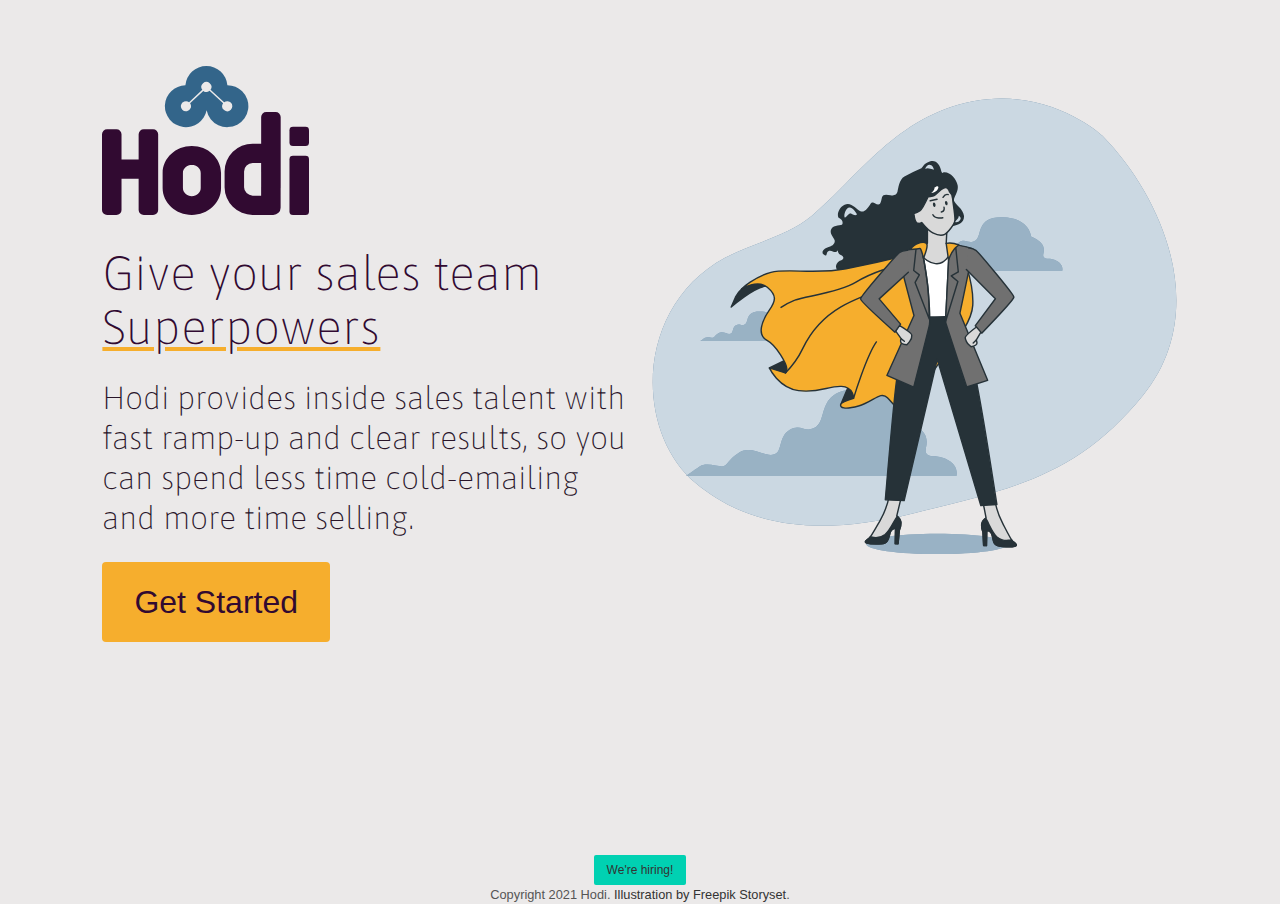
<file: index.html>
<!DOCTYPE html>
<html lang="en">

<head>
    <meta charset="UTF-8">
    <meta http-equiv="X-UA-Compatible" content="IE=edge">
    <meta name="viewport" content="width=device-width, initial-scale=1.0">
    <link rel="stylesheet" href="css/bulma.css">
    <link rel="stylesheet" href="css/hodi.css">
    <link href="//db.onlinewebfonts.com/c/46ff89869f85ebaa204775e329014a35?family=TextaAltW00-Light" rel="stylesheet"
        type="text/css" />
    <link rel="preconnect" href="https://fonts.gstatic.com">
    <link href="https://fonts.googleapis.com/css2?family=Asap:wght@400;700&display=swap" rel="stylesheet">
    <title>Hodi - Give your sales team Superpowers</title>
    <link rel="apple-touch-icon" sizes="57x57" href="favicon/apple-icon-57x57.png">
    <link rel="apple-touch-icon" sizes="60x60" href="favicon/apple-icon-60x60.png">
    <link rel="apple-touch-icon" sizes="72x72" href="favicon/apple-icon-72x72.png">
    <link rel="apple-touch-icon" sizes="76x76" href="favicon/apple-icon-76x76.png">
    <link rel="apple-touch-icon" sizes="114x114" href="favicon/apple-icon-114x114.png">
    <link rel="apple-touch-icon" sizes="120x120" href="favicon/apple-icon-120x120.png">
    <link rel="apple-touch-icon" sizes="144x144" href="favicon/apple-icon-144x144.png">
    <link rel="apple-touch-icon" sizes="152x152" href="favicon/apple-icon-152x152.png">
    <link rel="apple-touch-icon" sizes="180x180" href="favicon/apple-icon-180x180.png">
    <link rel="icon" type="image/png" sizes="192x192" href="favicon/android-icon-192x192.png">
    <link rel="icon" type="image/png" sizes="32x32" href="favicon/favicon-32x32.png">
    <link rel="icon" type="image/png" sizes="96x96" href="favicon/favicon-96x96.png">
    <link rel="icon" type="image/png" sizes="16x16" href="favicon/favicon-16x16.png">
    <link rel="manifest" href="/manifest.json">
    <!-- Primary Meta Tags -->
    <meta name="title" content="Hodi - Give your sales team Superpowers">
    <meta name="description" content="Professional inside sales talent. We do the research, you focus on selling">

    <!-- Open Graph / Facebook -->
    <meta property="og:type" content="website">
    <meta property="og:url" content="https://hodi.co/">
    <meta property="og:title" content="Give your sales team Superpowers">
    <meta property="og:description" content="Professional inside sales talent, allowing you to focus on selling">
    <meta property="og:image" content="https://hodi.co/image/hodi_open_graph.png">

    <!-- Twitter -->
    <meta property="twitter:card" content="summary_large_image">
    <meta property="twitter:url" content="https://hodi.co/">
    <meta property="twitter:title" content="Give your sales team Superpowers">
    <meta property="twitter:description" content="Professional inside sales talent, allowing you to focus on selling">
    <meta property="twitter:image" content="https://hodi.co/image/hodi_open_graph.png">
    <meta name="msapplication-TileColor" content="#ffffff">
    <meta name="msapplication-TileImage" content="/ms-icon-144x144.png">
    <meta name="theme-color" content="#ffffff">
    <!-- Start of Async Drift Code -->
    <script>
        "use strict";

        !function () {
            var t = window.driftt = window.drift = window.driftt || [];
            if (!t.init) {
                if (t.invoked) return void (window.console && console.error && console.error("Drift snippet included twice."));
                t.invoked = !0, t.methods = ["identify", "config", "track", "reset", "debug", "show", "ping", "page", "hide", "off", "on"],
                    t.factory = function (e) {
                        return function () {
                            var n = Array.prototype.slice.call(arguments);
                            return n.unshift(e), t.push(n), t;
                        };
                    }, t.methods.forEach(function (e) {
                        t[e] = t.factory(e);
                    }), t.load = function (t) {
                        var e = 3e5, n = Math.ceil(new Date() / e) * e, o = document.createElement("script");
                        o.type = "text/javascript", o.async = !0, o.crossorigin = "anonymous", o.src = "https://js.driftt.com/include/" + n + "/" + t + ".js";
                        var i = document.getElementsByTagName("script")[0];
                        i.parentNode.insertBefore(o, i);
                    };
            }
        }();
        drift.SNIPPET_VERSION = '0.3.1';
        drift.load('tmwbhcn32ncs');
    </script>
    <script>
        var triggerChat = function () {
            drift.openChat();
        };
    </script>
    <!-- End of Async Drift Code -->
</head>

<body>
    <div id="content">
        <div class="vertical-spacer"></div>
        <div class="columns is-widescreen">
            <div class="column">
                <div class="block">
                    <img id="hodi-logo" src="image/hodi-with-transparent-connector-no-bg-colour-1.svg" alt="Hodi Logo">
                </div>
                <h1 class="title is-1 headline-font" id="main-title">Give your sales team <span
                        class="header-em">Superpowers</span></h1>
                <h2 class="subtitle is-3 headline-font" id="subtitle">Hodi provides inside sales talent with fast
                    ramp-up and clear results, so you can spend less time cold-emailing and more time selling.</h2>
                <button onclick="triggerChat()" class="button is-large is-inverted" id="cta">Get Started</button>
            </div>
            <div class="column is-hidden-touch">
                <img id="superhero-img" src="image/Powerful-bro.svg" alt="Superhero">
            </div>
        </div>
    </div>
    <div id="footer-row">
        <p>
            <a href="careers/" class="button is-small is-primary">We're hiring!</a>
        </p>
        <span>Copyright 2021 Hodi. <a href="https://storyset.com/people">Illustration by Freepik Storyset</a>.
        </span>
    </div>
</body>

</html>
</file>
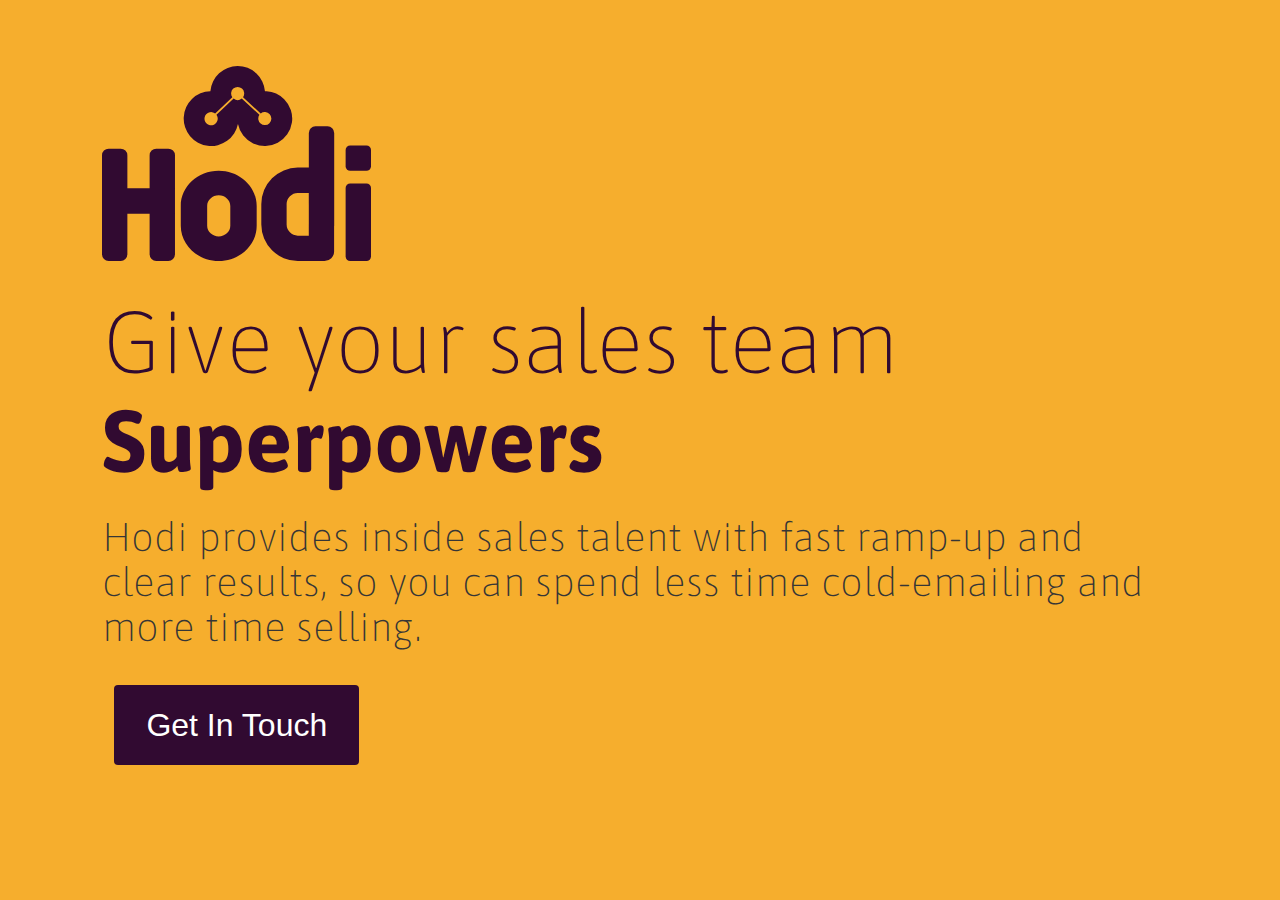
<file: b/index.html>
<!DOCTYPE html>
<html lang="en">

<head>
    <meta charset="UTF-8">
    <meta http-equiv="X-UA-Compatible" content="IE=edge">
    <meta name="viewport" content="width=device-width, initial-scale=1.0">
    <link rel="stylesheet" href="css/bulma.css">
    <link rel="stylesheet" href="css/hodi.css">
    <link href="//db.onlinewebfonts.com/c/46ff89869f85ebaa204775e329014a35?family=TextaAltW00-Light" rel="stylesheet" type="text/css"/>
    <link rel="preconnect" href="https://fonts.gstatic.com">
    <link href="https://fonts.googleapis.com/css2?family=Asap:wght@400;700&display=swap" rel="stylesheet">
    <title>Hodi</title>
</head>

<body>
    <div id="content">
        <div class="vertical-spacer"></div>
        <div class="columns">
            <div class="column">
                <div class="block">
                    <img id="hodi-logo" src="image/hodi-with-transparent-connector-no-bg-colour-4.svg" alt="Hodi Logo">
                </div>
            </div>
        </div>
        <div class="columns">
            <div class="column is-three-quarters">
                <h1 class="title is-1 headline-font" id="main-title">Give your sales team <span class="header-em">Superpowers</span></h1>
            </div>
        </div>
        <div class="columns">
            <div class="column">
                <h2 class="title is-2 headline-font">Hodi provides inside sales talent with fast ramp-up and clear results, so you can spend less time cold-emailing and more time selling.</h2>
            </div>
        </div>
        <div class="coliumns">
            <div class="column">
                <button class="button is-large is-inverted" id="cta">Get In Touch</button>
            </div>
        </div>
    </div>
    <div id="footer-row">

    </div>
</body>

</html>
</file>
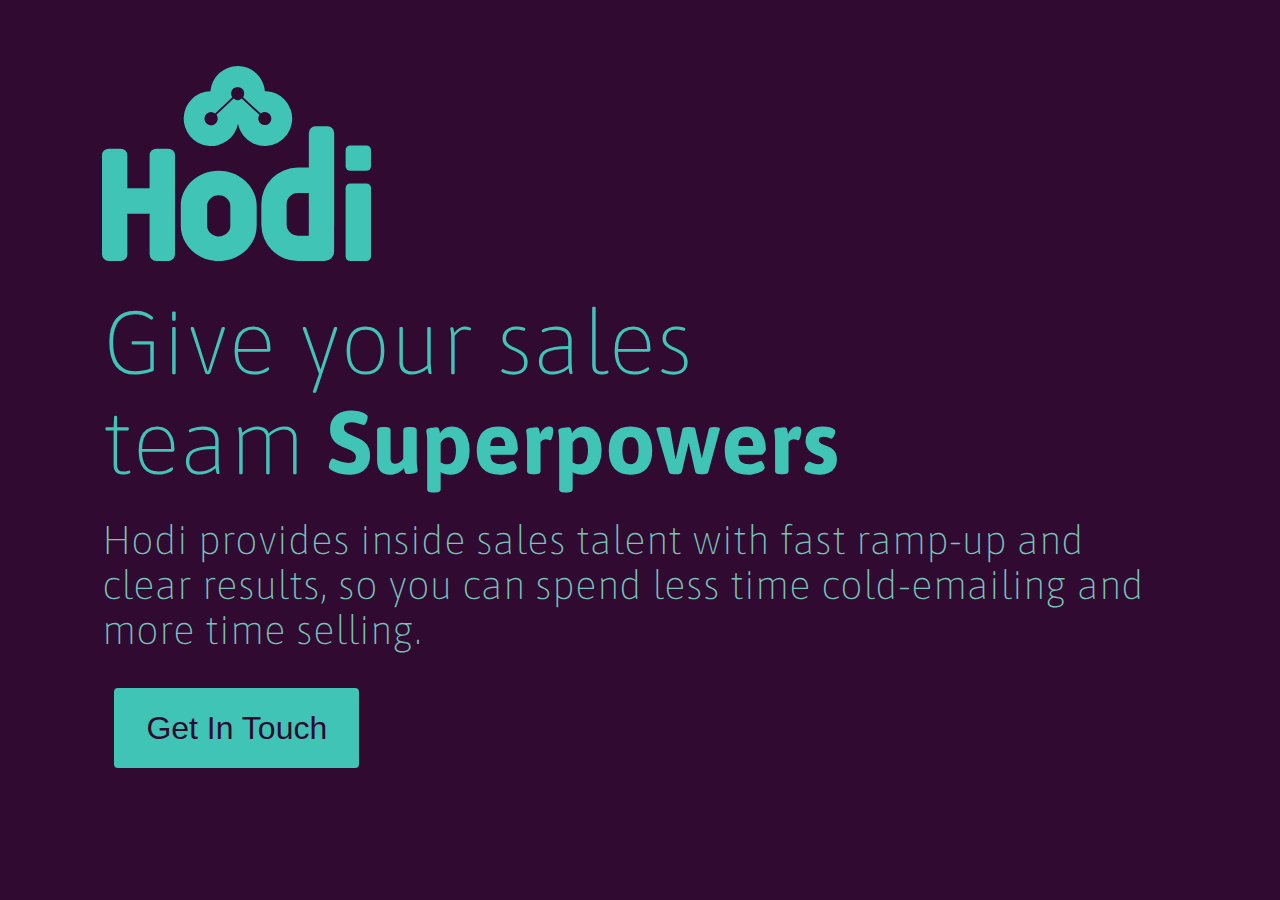
<file: c/index.html>
<!DOCTYPE html>
<html lang="en">

<head>
    <meta charset="UTF-8">
    <meta http-equiv="X-UA-Compatible" content="IE=edge">
    <meta name="viewport" content="width=device-width, initial-scale=1.0">
    <link rel="stylesheet" href="css/bulma.css">
    <link rel="stylesheet" href="css/hodi.css">
    <link href="//db.onlinewebfonts.com/c/46ff89869f85ebaa204775e329014a35?family=TextaAltW00-Light" rel="stylesheet" type="text/css"/>
    <link rel="preconnect" href="https://fonts.gstatic.com">
    <link href="https://fonts.googleapis.com/css2?family=Asap:wght@400;700&display=swap" rel="stylesheet">
    <title>Hodi</title>
</head>

<body>
    <div id="content">
        <div class="vertical-spacer"></div>
        <div class="columns">
            <div class="column">
                <div class="block">
                    <img id="hodi-logo" src="image/hodi-with-transparent-connector-no-bg-colour-4.svg" alt="Hodi Logo">
                </div>
            </div>
        </div>
        <div class="columns">
            <div class="column is-three-quarters">
                <h1 class="title is-1 headline-font" id="main-title">Give your sales team <span class="header-em">Superpowers</span></h1>
            </div>
        </div>
        <div class="columns">
            <div class="column">
                <h2 class="title is-2 headline-font" id="subtitle">Hodi provides inside sales talent with fast ramp-up and clear results, so you can spend less time cold-emailing and more time selling.</h2>
            </div>
        </div>
        <div class="coliumns">
            <div class="column">
                <button class="button is-large is-inverted" id="cta">Get In Touch</button>
            </div>
        </div>
    </div>
    <div id="footer-row">

    </div>
</body>

</html>
</file>
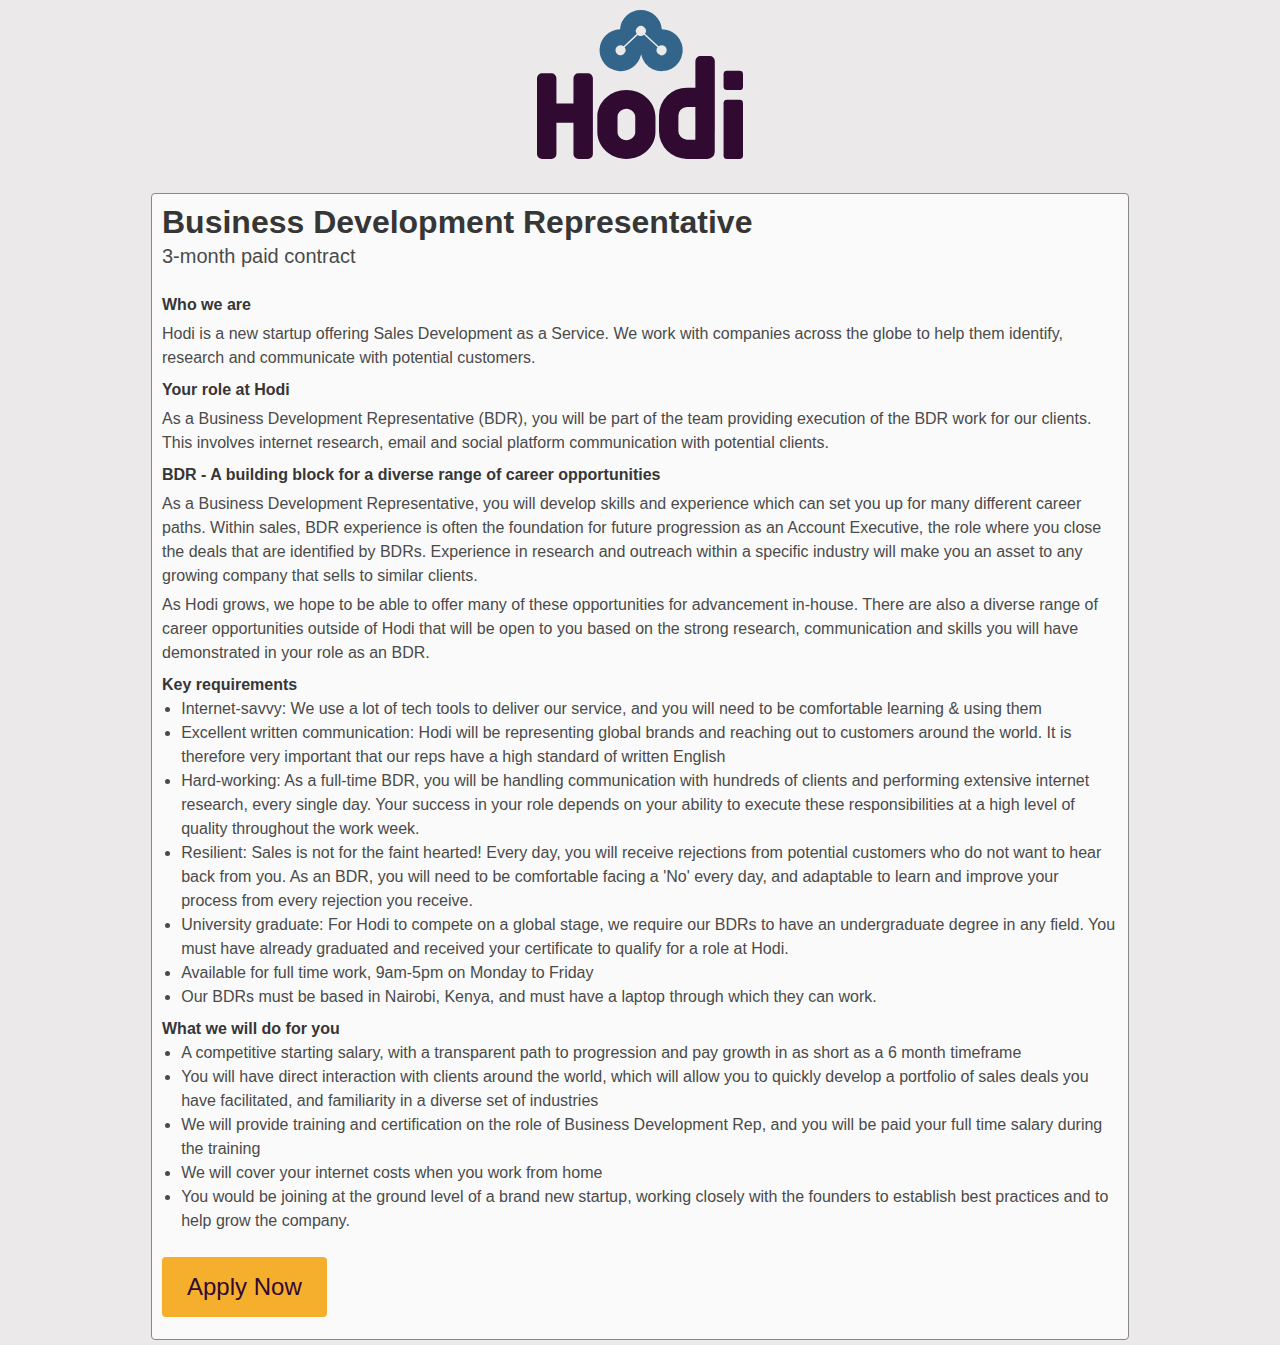
<file: careers/index.html>
<!DOCTYPE html>
<html lang="en">

<head>
    <meta charset="UTF-8">
    <link rel="stylesheet" href="../css/bulma.css">
    <link rel="stylesheet" href="../css/hodi.css">
    <link href="//db.onlinewebfonts.com/c/46ff89869f85ebaa204775e329014a35?family=TextaAltW00-Light" rel="stylesheet"
        type="text/css" />
    <meta http-equiv="X-UA-Compatible" content="IE=edge">
    <meta name="viewport" content="width=device-width, initial-scale=1.0">
    <title>Careers at Hodi</title>
    <style>
        #logo_wrap {

            text-align: center;
        }

        #hodi_logo {
            text-align: center;
            max-width: 60%;
            padding: 10px;
        }
        a.button.is-primary {
            background-color: #f6ae2d !important;
            color: #300a31 !important;
            margin-top:1em;
            margin-bottom:0.5em;
        }
    </style>
</head>

<body>
    <div class="columns">
        <div class="column" id="logo_wrap">
            <a href="https://www.hodi.co"><img id="hodi_logo" src="image/hodi-with-transparent-connector-no-bg-colour-1.svg" /></a>
        </div>
    </div>
    <div class="columns is-centered">
        <div class="column is-three-quarters-desktop job-opening">
            <h2 id="job-description" class="title"><strong>Business Development Representative</strong></h2>
            <h4 id="job-description" class="subtitle">3-month paid contract</h4>
            <h3 id="-who-we-are-"><strong>Who we are</strong></h3>
            <p>Hodi is a new startup offering Sales Development as a Service. We work with companies across the globe to
                help them identify, research and communicate with potential customers. </p>
            <h3 id="-your-role-at-hodi-"><strong>Your role at Hodi</strong></h3>
            <p>As a Business Development Representative (BDR), you will be part of the team providing execution of the BDR
                work for our clients. This involves internet research, email and social platform communication with
                potential clients.</p>
            <h3 id="-bdr-a-building-block-for-a-diverse-range-of-career-opportunities-"><strong>BDR - A building block
                    for a diverse range of career opportunities</strong></h3>
            <p>As a Business Development Representative, you will develop skills and experience which can set you up for
                many different career paths. Within sales, BDR experience is often the foundation for future progression
                as an Account Executive, the role where you close the deals that are identified by BDRs. Experience in
                research and outreach within a specific industry will make you an asset to any growing company that
                sells to similar clients. </p>
            <p>As Hodi grows, we hope to be able to offer many of these opportunities for advancement in-house. There
                are also a diverse range of career opportunities outside of Hodi that will be open to you based on the
                strong research, communication and skills you will have demonstrated in your role as an BDR.</p>
            <h3 id="-key-requirements-"><strong>Key requirements</strong></h3>
            <ul>
                <li>Internet-savvy: We use a lot of tech tools to deliver our service, and you will need to be
                    comfortable learning &amp; using them</li>
                <li>Excellent written communication: Hodi will be representing global brands and reaching out to
                    customers around the world. It is therefore very important that our reps have a high standard of
                    written English</li>
                <li>Hard-working: As a full-time BDR, you will be handling communication with hundreds of clients and
                    performing extensive internet research, every single day. Your success in your role depends on your
                    ability to execute these responsibilities at a high level of quality throughout the work week.</li>
                <li>Resilient: Sales is not for the faint hearted! Every day, you will receive rejections from potential
                    customers who do not want to hear back from you. As an BDR, you will need to be comfortable facing a
                    &#39;No&#39; every day, and adaptable to learn and improve your process from every rejection you
                    receive.</li>
                <li>University graduate: For Hodi to compete on a global stage, we require our BDRs to have an
                    undergraduate degree in any field. You must have already graduated and received your certificate to
                    qualify for a role at Hodi.</li>
                <li>Available for full time work, 9am-5pm on Monday to Friday</li>
                <li>Our BDRs must be based in Nairobi, Kenya, and must have a laptop through which they can work.</li>
            </ul>
            <h3 id="-what-we-will-do-for-you-"><strong>What we will do for you</strong></h3>
            <ul>
                <li>A competitive starting salary, with a transparent path to progression and pay growth in as short as
                    a 6 month timeframe</li>
                <li>You will have direct interaction with clients around the world, which will allow you to quickly
                    develop a portfolio of sales deals you have facilitated, and familiarity in a diverse set of
                    industries</li>
                <li>We will provide training and certification on the role of Business Development Rep, and you will be
                    paid your full time salary during the training</li>
                <li>We will cover your internet costs when you work from home</li>
                <li>You would be joining at the ground level of a brand new startup, working closely with the founders
                    to establish best practices and to help grow the company.</li>
            </ul>
            <a class="button is-primary is-large" href="form.html">Apply Now</a>
        </div>
    </div>
</body>

</html>
</file>
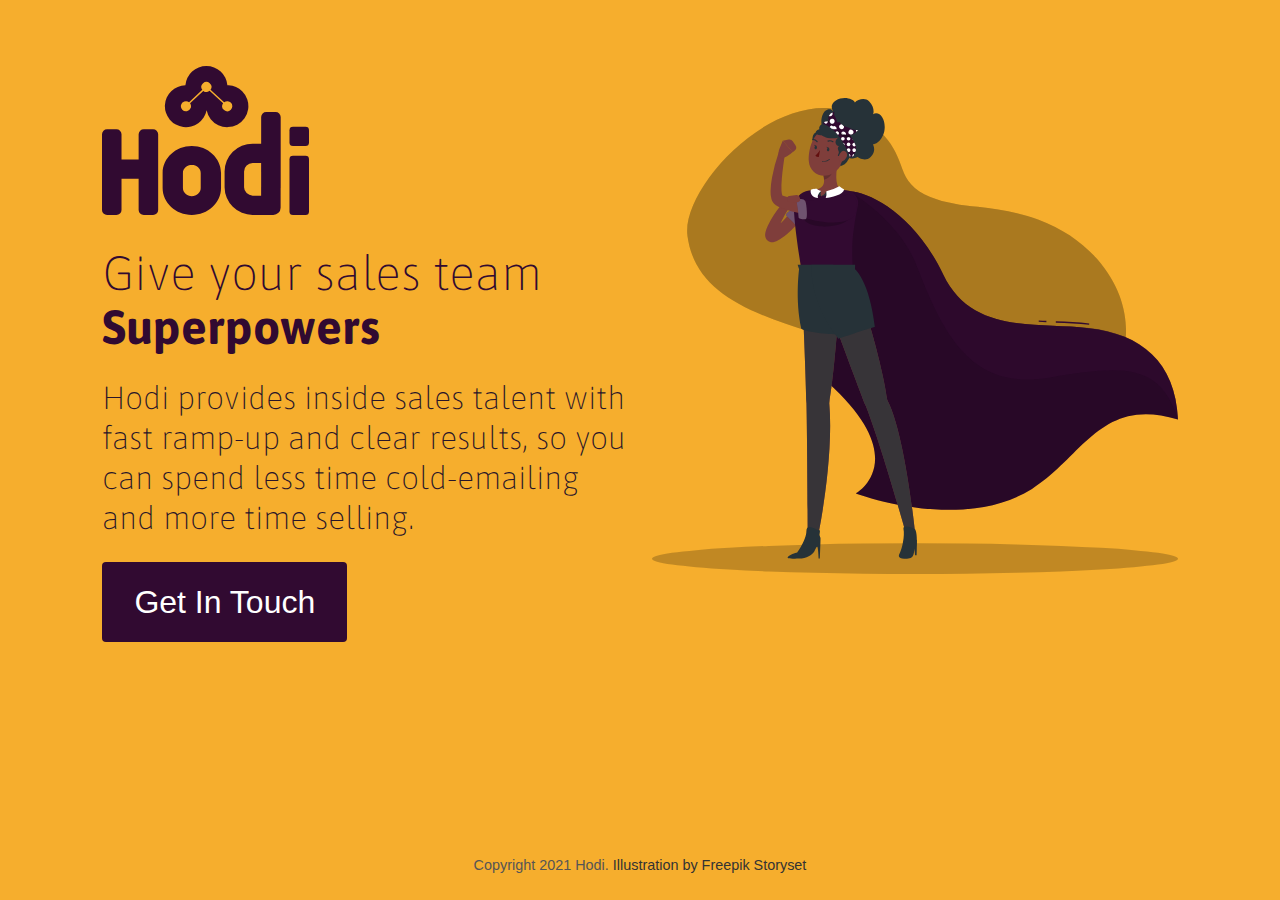
<file: d/index.html>
<!DOCTYPE html>
<html lang="en">

<head>
    <meta charset="UTF-8">
    <meta http-equiv="X-UA-Compatible" content="IE=edge">
    <meta name="viewport" content="width=device-width, initial-scale=1.0">
    <link rel="stylesheet" href="css/bulma.css">
    <link rel="stylesheet" href="css/hodi.css">
    <link href="//db.onlinewebfonts.com/c/46ff89869f85ebaa204775e329014a35?family=TextaAltW00-Light" rel="stylesheet" type="text/css"/>
    <link rel="preconnect" href="https://fonts.gstatic.com">
    <link href="https://fonts.googleapis.com/css2?family=Asap:wght@400;700&display=swap" rel="stylesheet">
    <title>Hodi</title>
</head>

<body>
    <div id="content">
        <div class="vertical-spacer"></div>
        <div class="columns">
            <div class="column">
                <div class="block">
                    <img id="hodi-logo" src="image/hodi-with-transparent-connector-no-bg-colour-4.svg" alt="Hodi Logo">
                </div>
                <h1 class="title is-1 headline-font" id="main-title">Give your sales team <span class="header-em">Superpowers</span></h1>
                <h2 class="subtitle is-3 headline-font" id="subtitle">Hodi provides inside sales talent with fast ramp-up and clear results, so you can spend less time cold-emailing and more time selling.</h2>
                <button class="button is-large is-inverted" id="cta">Get In Touch</button>
            </div>
            <div class="column">
                <img id="superhero-img" src="image/Powerful-rafiki.svg" alt="Superhero">
            </div>
        </div>
    </div>
    <div id="footer-row">
        <span>Copyright 2021 Hodi. <a href="https://storyset.com/people">Illustration by Freepik Storyset</a></span>
    </div>
</body>

</html>
</file>
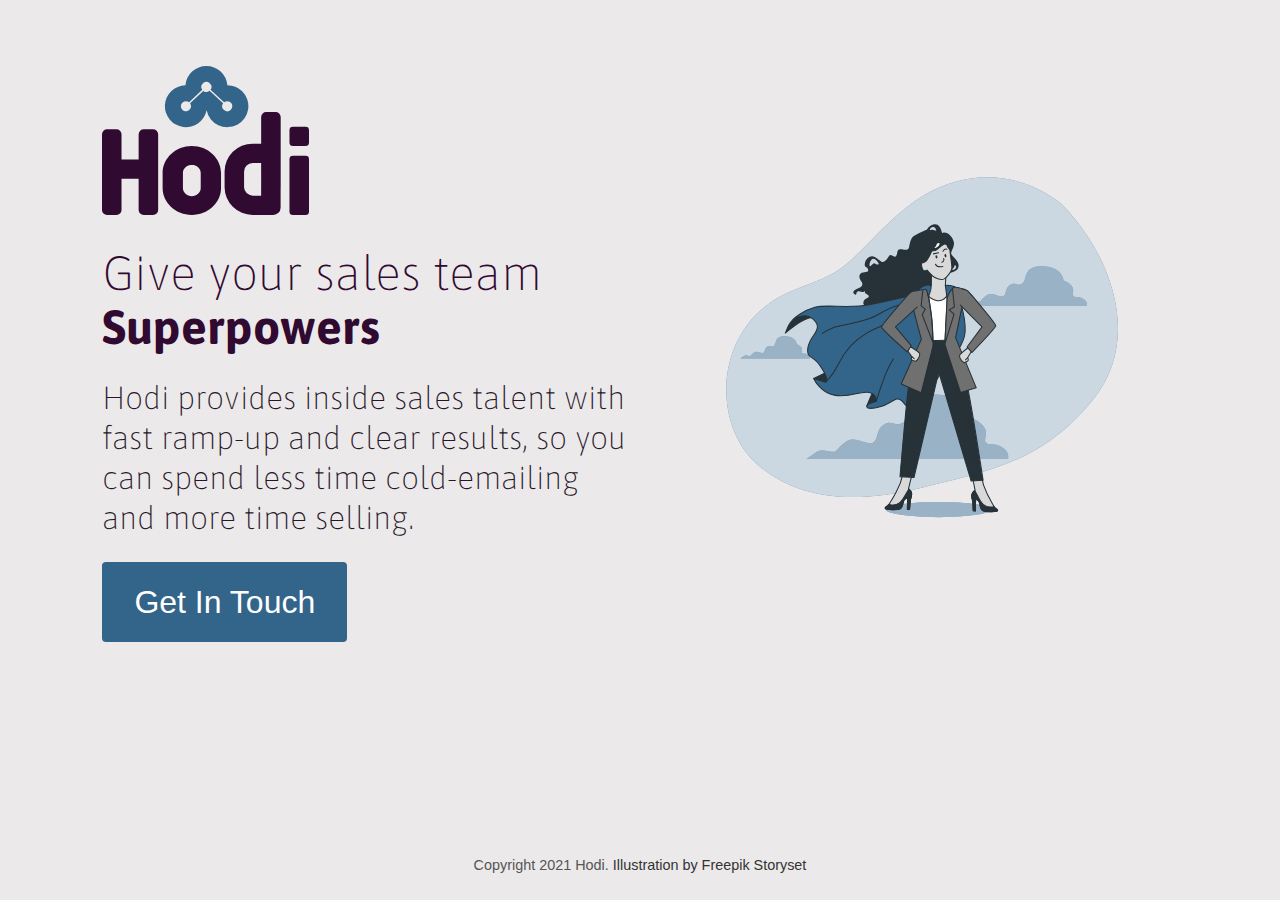
<file: e/index.html>
<!DOCTYPE html>
<html lang="en">

<head>
    <meta charset="UTF-8">
    <meta http-equiv="X-UA-Compatible" content="IE=edge">
    <meta name="viewport" content="width=device-width, initial-scale=1.0">
    <link rel="stylesheet" href="css/bulma.css">
    <link rel="stylesheet" href="css/hodi.css">
    <link href="//db.onlinewebfonts.com/c/46ff89869f85ebaa204775e329014a35?family=TextaAltW00-Light" rel="stylesheet" type="text/css"/>
    <link rel="preconnect" href="https://fonts.gstatic.com">
    <link href="https://fonts.googleapis.com/css2?family=Asap:wght@400;700&display=swap" rel="stylesheet">
    <title>Hodi</title>
</head>

<body>
    <div id="content">
        <div class="vertical-spacer"></div>
        <div class="columns">
            <div class="column">
                <div class="block">
                    <img id="hodi-logo" src="image/hodi-with-transparent-connector-no-bg-colour-1.svg" alt="Hodi Logo">
                </div>
                <h1 class="title is-1 headline-font" id="main-title">Give your sales team <span class="header-em">Superpowers</span></h1>
                <h2 class="subtitle is-3 headline-font" id="subtitle">Hodi provides inside sales talent with fast ramp-up and clear results, so you can spend less time cold-emailing and more time selling.</h2>
                <button class="button is-large is-inverted" id="cta">Get In Touch</button>
            </div>
            <div class="column">
                <img id="superhero-img" src="image/Powerful-bro.svg" alt="Superhero">
            </div>
        </div>
    </div>
    <div id="footer-row">
        <span>Copyright 2021 Hodi. <a href="https://storyset.com/people">Illustration by Freepik Storyset</a></span>
    </div>
</body>

</html>
</file>
<file: css/hodi.css>
body {
    background-color: #ebe9e9;
    min-height:100vh;
}
.vertical-spacer {
    min-height:3em;
}
#content {
    padding: 2vh 8vw;
    min-height:95vh;
}
#hodi-logo {
    min-width: 15%;
}
.headline-font {
    font-family: 'Asap', sans-serif;
    font-weight:lighter;
}
span.header-em {
    text-decoration: underline;
    text-decoration-color: #f6ae2d;
}
#superhero-img {
    min-width:100%;
    max-width:700px;
    padding-top:2em;
}
#main-title {
    color: #310a31;
}
#subtitle {
    margin-top:0.3em;
    color: #291529;
}
#cta {
    border:none;
    background-color: #f6ae2d;
    color: #310a31;
    font-size:2em;
}
#footer-row {
    min-height:5vh;
    text-align: center;
    width:100%;
    color: #555;
    font-size:0.8em;
}
#footer-row span {
    vertical-align: bottom;
    padding-top:auto;
}
#footer-row a {
    color: #333;
}
.job-opening {
    padding:10px;
    margin:5px;
    border: 1px solid #888;
    border-radius:4px;
    background: #fafafa;
}
.job-opening h3 {
    margin-top: 0.5em;
}
.job-opening ul li {
    margin-left: 1.2em;
    list-style-type: disc;
}
.job-opening p {
    margin-top:0.3em;
    margin-bottom:0.3em;
}
</file>
<file: b/css/hodi.css>
body {
    background-color: #f6ae2d;
    min-height:100vh;
}
.vertical-spacer {
    min-height:3em;
}
#content {
    padding: 2vh 8vw;
}
#hodi-logo {
    min-width: 25%;
}
.headline-font {
    font-family: 'Asap', sans-serif;
    font-weight:lighter;
}
span.header-em {
    font-weight: bold;
}
#main-title {
    font-size:5.5em !important;
    color: #310a31;
}
#cta {
    background-color: #310a31;
    border:none;
    color:#fff;
    font-size:2em;
}
</file>
<file: c/css/hodi.css>
body {
    background-color: #310a31;
    min-height:100vh;
}
.vertical-spacer {
    min-height:3em;
}
#content {
    padding: 2vh 8vw;
}
#hodi-logo {
    min-width: 25%;
}
.headline-font {
    font-family: 'Asap', sans-serif;
    font-weight:lighter;
}
span.header-em {
    font-weight: bold;
}
#main-title {
    font-size:7vw !important;
    color: #3fc4b6;
}
#subtitle {
    color: #76c4bb;
}
#cta {
    background-color: #3fc4b6;
    border:none;
    color: #310a31;;
    font-size:2em;
}
</file>
<file: d/css/hodi.css>
body {
    background-color: #f6ae2d;
    min-height:100vh;
}
.vertical-spacer {
    min-height:3em;
}
#content {
    padding: 2vh 8vw;
    min-height:95vh;
}
#hodi-logo {
    min-width: 15%;
}
.headline-font {
    font-family: 'Asap', sans-serif;
    font-weight:lighter;
}
span.header-em {
    font-weight: bold;
}
#superhero-img {
    min-width:100%;
    padding-top:2em;
}
#main-title {
    color: #310a31;
}
#subtitle {
    margin-top:0.3em;
    color: #291529;
}
#cta {
    background-color: #310a31;
    border:none;
    color:#fff;
    font-size:2em;
}
#footer-row {
    min-height:5vh;
    text-align: center;
    width:100%;
    color: #555;
    font-size:0.9em;
}
#footer-row span {
    vertical-align: bottom;
    padding-top:auto;
}
#footer-row a {
    color: #333;
}
</file>
<file: e/css/hodi.css>
body {
    background-color: #ebe9e9;
    min-height:100vh;
}
.vertical-spacer {
    min-height:3em;
}
#content {
    padding: 2vh 8vw;
    min-height:95vh;
}
#hodi-logo {
    min-width: 15%;
}
.headline-font {
    font-family: 'Asap', sans-serif;
    font-weight:lighter;
}
span.header-em {
    font-weight: bold;
}
#superhero-img {
    min-width:100%;
    padding-top:2em;
}
#main-title {
    color: #310a31;
}
#subtitle {
    margin-top:0.3em;
    color: #291529;
}
#cta {
    border:none;
    background-color: #33648a;
    color: #fff;
    font-size:2em;
}
#footer-row {
    min-height:5vh;
    text-align: center;
    width:100%;
    color: #555;
    font-size:0.9em;
}
#footer-row span {
    vertical-align: bottom;
    padding-top:auto;
}
#footer-row a {
    color: #333;
}
</file>
